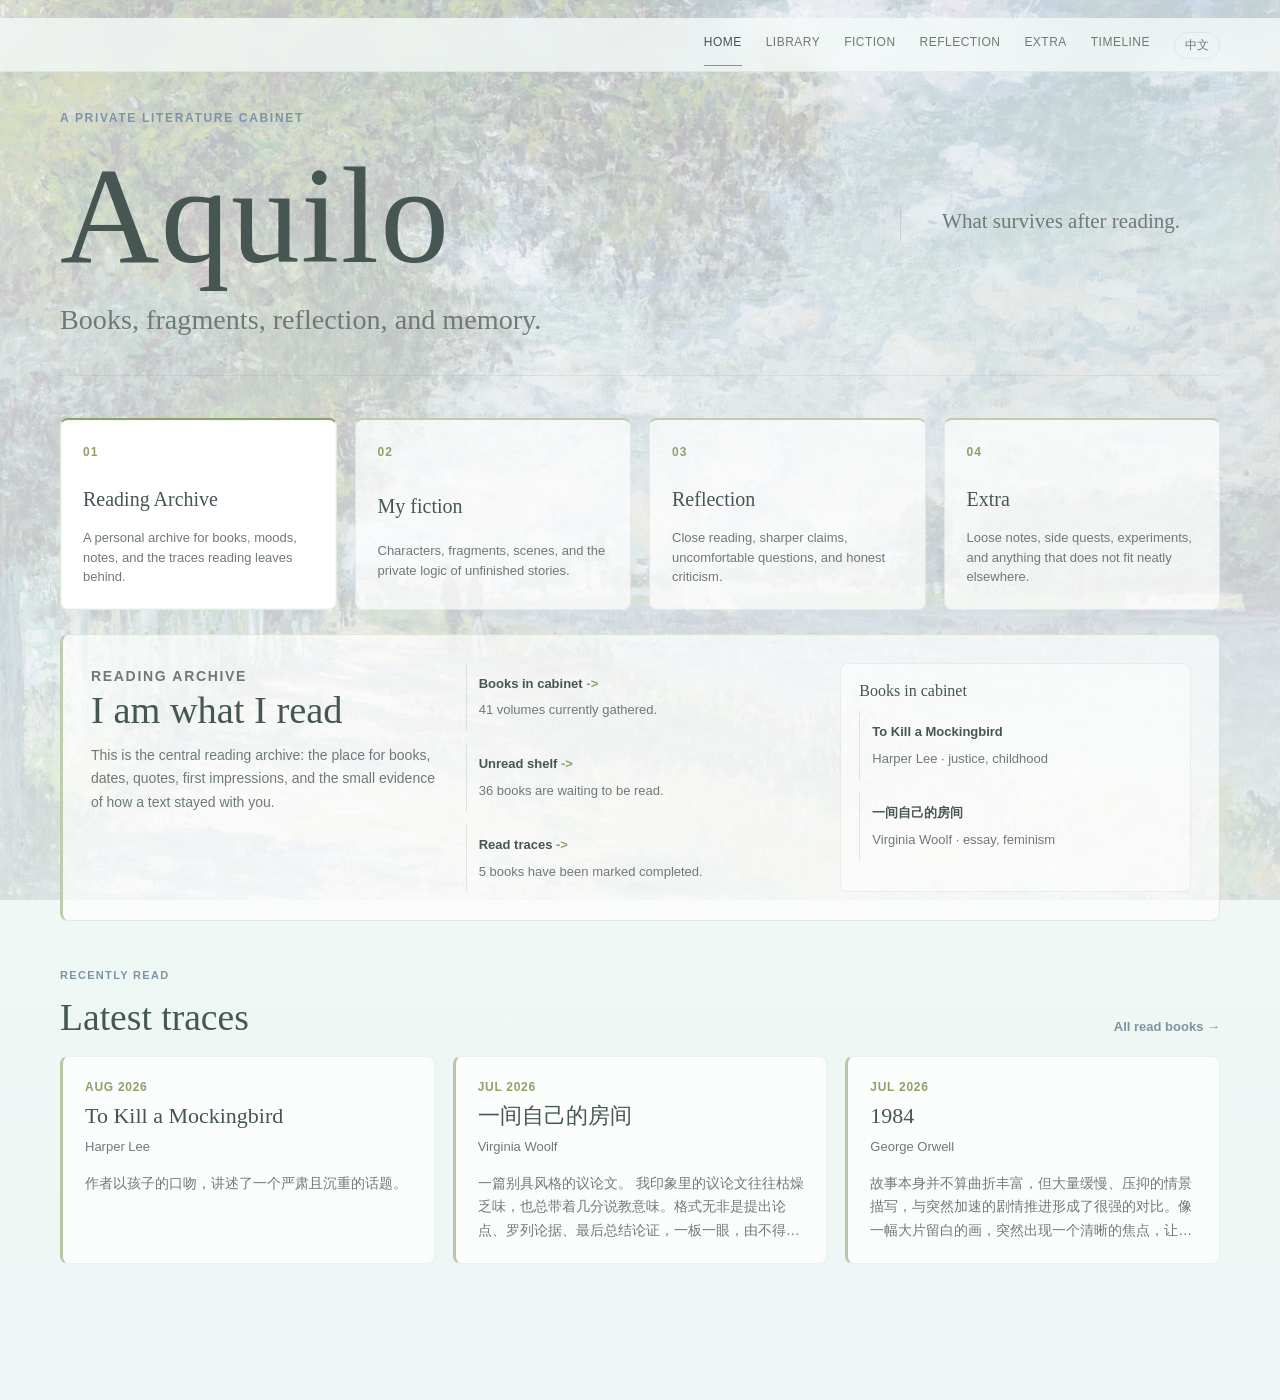
<file: index.html>
<!doctype html>
<html lang="en">
  <head>
    <meta charset="UTF-8" />
    <meta name="viewport" content="width=device-width, initial-scale=1.0" />
    <title>Aquilo - Literature Cabinet</title>
    <meta name="description" content="Aquilo — a private literature cabinet of books, reading notes, fiction and reflection." />
    <meta name="theme-color" content="#f5faf9" />
    <meta property="og:title" content="Aquilo" />
    <meta property="og:description" content="Books, fragments, reflection, and memory." />
    <link rel="icon" href="data:image/svg+xml,%3Csvg xmlns='http://www.w3.org/2000/svg' viewBox='0 0 64 64'%3E%3Crect width='64' height='64' rx='14' fill='%23eef6f5'/%3E%3Ctext x='32' y='46' font-family='Georgia,serif' font-size='40' text-anchor='middle' fill='%23465652'%3EA%3C/text%3E%3C/svg%3E" />
    <link rel="stylesheet" href="styles.css?v=2026-10-16" />
  </head>
  <body>
    <main class="page-shell">
      <!-- Navigation -->
      <nav class="site-nav">
        <div class="nav-links">
          <a href="#cabinet" class="nav-link is-active" data-section="cabinet" data-i18n="navHome">Home</a>
          <a href="#library" class="nav-link" data-section="library" data-i18n="navLibrary">Library</a>
          <a href="#fiction" class="nav-link" data-section="fiction" data-i18n="navFiction">Fiction</a>
          <a href="#critical" class="nav-link" data-section="critical" data-i18n="navCritical">Reflection</a>
          <a href="#extra" class="nav-link" data-section="extra" data-i18n="navExtra">Extra</a>
          <a href="#timeline" class="nav-link" data-section="timeline" data-i18n="navTimeline">Timeline</a>
          <button class="language-toggle" id="language-toggle" type="button" aria-pressed="false">中文</button>
        </div>
      </nav>

      <!-- ===== VIEW 1: Cabinet (Home) ===== -->
      <section class="section is-active" id="cabinet" data-section="cabinet" aria-label="Literature Cabinet">
        <header class="hero-header">
          <div class="brand-section">
            <p class="hero-kicker" data-i18n="heroKicker">A private literature cabinet</p>
            <h1 class="page-title">Aquilo</h1>
            <p class="hero-deck" data-i18n="heroDeck">Books, fragments, reflection, and memory.</p>
          </div>
          <p class="hero-tagline" data-i18n="heroTagline">What survives after reading.</p>
        </header>

        <!-- Core 4 Modules -->
        <section class="module-section" aria-labelledby="modules-heading">
          <h2 id="modules-heading" class="sr-only">Main Cabinet Modules</h2>
          <div class="module-grid" id="module-grid"></div>
          <article class="module-detail" id="module-detail" aria-live="polite" aria-label="Module details"></article>
        </section>

        <!-- Recently read -->
        <section class="recent-section" aria-labelledby="recent-heading" hidden>
          <div class="recent-head">
            <div>
              <p class="kicker" data-i18n="recentKicker">Recently read</p>
              <h2 id="recent-heading" data-i18n="recentHeading">Latest traces</h2>
            </div>
            <a href="#library" class="recent-all" id="recent-all" data-i18n="viewAllRead">All read books →</a>
          </div>
          <div class="recent-grid" id="recent-grid"></div>
        </section>
      </section>

      <!-- ===== VIEW 2: Fiction ===== -->
      <section class="section" id="fiction" data-section="fiction" aria-label="Fiction Workshop">
        <header class="view-header">
          <h1 data-i18n="fictionTitle">Fiction</h1>
          <p data-i18n="fictionSubtitle">Characters, scenes, fragments, and voice experiments</p>
        </header>

        <div class="fiction-grid">
          <article class="fiction-card">
            <p class="kicker" data-i18n="fictionCardOneKicker">Characters</p>
            <h2 data-i18n="fictionCardOneTitle">Character Notes</h2>
            <p data-i18n="fictionCardOneBody">Desire, contradiction, voice, backstory, and private history.</p>
          </article>
          <article class="fiction-card">
            <p class="kicker" data-i18n="fictionCardTwoKicker">Scenes</p>
            <h2 data-i18n="fictionCardTwoTitle">Scene Fragments</h2>
            <p data-i18n="fictionCardTwoBody">Place, sensory detail, conflict, and the emotional turn.</p>
          </article>
          <article class="fiction-card">
            <p class="kicker" data-i18n="fictionCardThreeKicker">Influence</p>
            <h2 data-i18n="fictionCardThreeTitle">Influence Trail</h2>
            <p data-i18n="fictionCardThreeBody">Books, motifs, structures, and sentences that shape a draft.</p>
          </article>
        </div>

        <section class="content-panel" aria-labelledby="writing-list-heading">
          <div class="section-intro">
            <p class="kicker" data-i18n="writingKicker">Your writing</p>
            <h2 id="writing-list-heading" data-i18n="writingHeading">Writing pieces</h2>
          </div>
          <div class="writing-list" id="writing-list"></div>
        </section>
      </section>

      <!-- ===== VIEW 3: Reflection ===== -->
      <section class="section" id="critical" data-section="critical" aria-label="Reflection">
        <header class="view-header">
          <h1 data-i18n="criticalPageTitle">Reflection</h1>
          <p data-i18n="criticalPageSubtitle">Close readings, essay seeds, evidence, and honest criticism</p>
        </header>

        <section class="content-panel" aria-labelledby="critical-list-heading">
          <div class="section-intro">
            <p class="kicker" data-i18n="criticalFormKicker">Reflection</p>
            <h2 id="critical-list-heading" data-i18n="criticalFormHeading">Critical notes</h2>
          </div>
          <div class="writing-list" id="critical-list"></div>
        </section>
      </section>

      <!-- ===== VIEW 4: Extra ===== -->
      <section class="section" id="extra" data-section="extra" aria-label="Extra Notes">
        <header class="view-header">
          <h1 data-i18n="extraPageTitle">Extra</h1>
          <p data-i18n="extraPageSubtitle">Loose notes, links, side quests, and experiments</p>
        </header>

        <section class="content-panel experiments-panel" aria-labelledby="experiments-heading">
          <div class="section-intro">
            <p class="kicker" data-i18n="experimentsKicker">Extra</p>
            <h2 id="experiments-heading" data-i18n="experimentsHeading">Experiment</h2>
            <p class="section-description" data-i18n="experimentsDescription">Book reviews told step by step.</p>
          </div>
          <div class="experiment-list" id="experiment-list"></div>
        </section>

        <section class="content-panel" aria-labelledby="extra-list-heading">
          <div class="section-intro">
            <p class="kicker" data-i18n="extraFormKicker">Extra</p>
            <h2 id="extra-list-heading" data-i18n="extraFormHeading">Extra posts</h2>
          </div>
          <div class="writing-list" id="extra-list"></div>
        </section>
      </section>

      <!-- ===== VIEW 5: Library ===== -->
      <section class="section" id="library" data-section="library" aria-label="Book Library">
        <header class="view-header">
          <h1 data-i18n="libraryTitle">Your Library</h1>
          <p data-i18n="librarySubtitle">All books, searchable and organized</p>
        </header>

        <div class="library-controls">
          <input 
            type="search" 
            id="book-search" 
            class="search-input" 
            placeholder="Search by title, author, or theme..."
            data-i18n-placeholder="searchPlaceholder"
            data-i18n-aria-label="searchPlaceholder"
            aria-label="Search books"
          />
          <div class="filter-tabs">
            <button class="filter-tab is-active" data-filter="all" aria-pressed="true" data-i18n="filterAll">All</button>
            <button class="filter-tab" data-filter="unread" aria-pressed="false" data-i18n="filterUnread">Unread</button>
            <button class="filter-tab" data-filter="completed" aria-pressed="false" data-i18n="filterCompleted">Completed</button>
            <button class="filter-tab" data-filter="reading" aria-pressed="false" data-i18n="filterReading">Reading</button>
          </div>
        </div>

        <div class="library-grid" id="library-grid">
          <div class="library-empty">
            <p data-i18n="libraryEmpty">No books yet. Start by adding your first book to the library.</p>
          </div>
        </div>

      </section>

      <!-- ===== VIEW 6: Timeline ===== -->
      <section class="section" id="timeline" data-section="timeline" aria-label="Reading Timeline">
        <header class="view-header">
          <h1 data-i18n="timelineTitle">Reading Timeline</h1>
          <p data-i18n="timelineSubtitle">What you read and when</p>
        </header>

        <div class="timeline-container" id="timeline-container">
          <div class="timeline-empty">
            <p data-i18n="timelineEmpty">No reading entries yet. Start recording your reading journey.</p>
          </div>
        </div>
      </section>

      <!-- ===== Modal: Book Detail ===== -->
      <dialog class="book-modal" id="book-modal" aria-labelledby="book-modal-title">
        <div class="modal-backdrop"></div>
        <div class="modal-content">
          <button class="modal-close" aria-label="Close" data-i18n-aria-label="closeModal">&times;</button>
          <header class="modal-head" id="book-modal-head"></header>
          <div class="book-detail-tabs">
            <nav class="book-tabs" aria-label="Book sections">
              <button class="book-tab is-active" data-tab="overview" data-i18n="tabOverview">Overview</button>
              <button class="book-tab" data-tab="author" data-i18n="tabAuthor">Author</button>
              <button class="book-tab" data-tab="context" data-i18n="tabContext">Context</button>
              <button class="book-tab" data-tab="themes" data-i18n="tabThemes">Themes</button>
              <button class="book-tab" data-tab="review" data-i18n="tabReview">Review</button>
            </nav>
          </div>
          <div class="book-panels" id="book-panels">
            <!-- Dynamically populated -->
          </div>
        </div>
      </dialog>
    </main>

    <script src="app.js?v=2026-10-16"></script>
  </body>
</html>
</file>
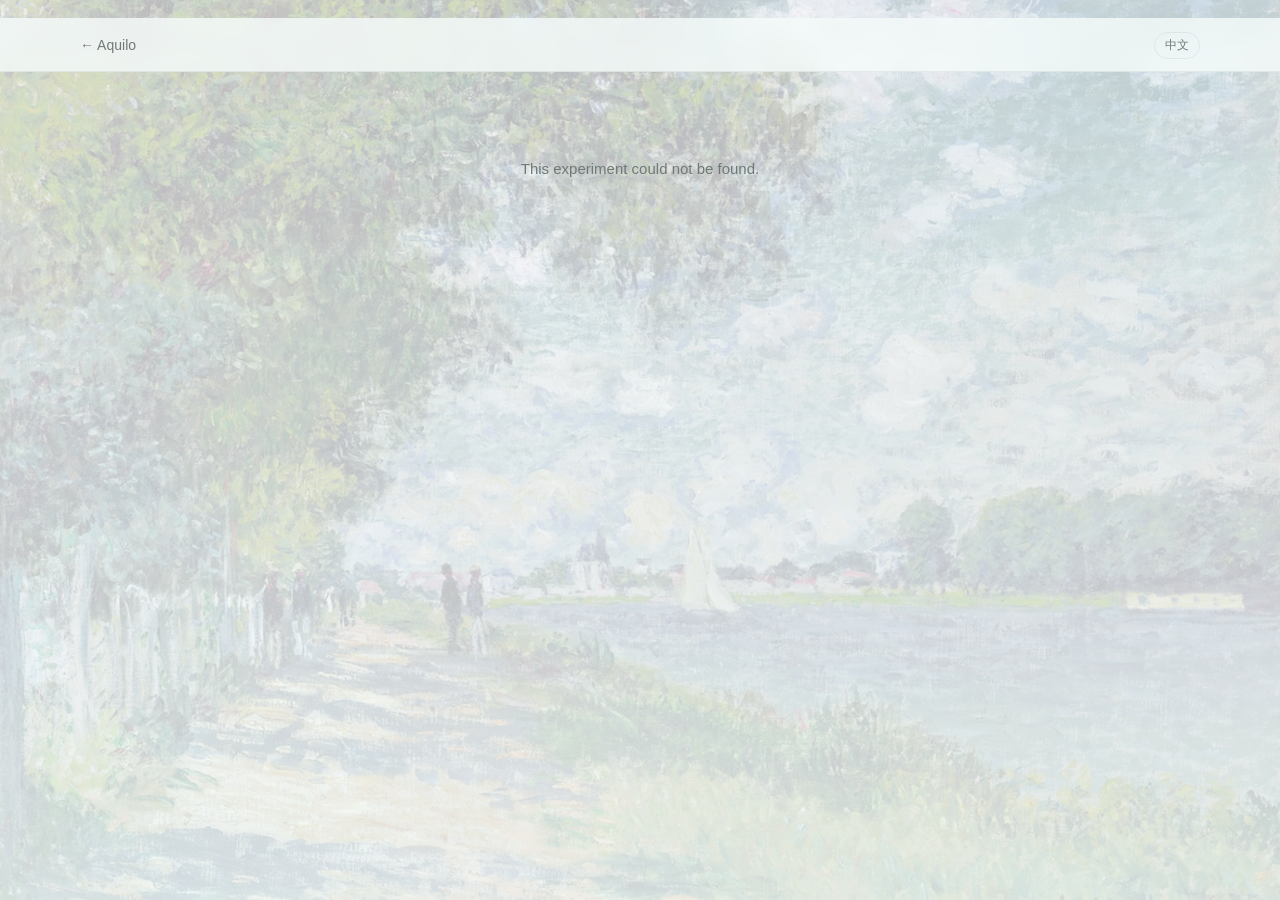
<file: experiment.html>
<!doctype html>
<html lang="en">
  <head>
    <meta charset="UTF-8" />
    <meta name="viewport" content="width=device-width, initial-scale=1.0" />
    <title>Aquilo - Experiment</title>
    <meta name="description" content="Aquilo — an interactive book review." />
    <meta name="theme-color" content="#f5faf9" />
    <link rel="icon" href="data:image/svg+xml,%3Csvg xmlns='http://www.w3.org/2000/svg' viewBox='0 0 64 64'%3E%3Crect width='64' height='64' rx='14' fill='%23eef6f5'/%3E%3Ctext x='32' y='46' font-family='Georgia,serif' font-size='40' text-anchor='middle' fill='%23465652'%3EA%3C/text%3E%3C/svg%3E" />
    <link rel="stylesheet" href="styles.css?v=2026-10-16" />
    <link rel="stylesheet" href="experiment.css?v=2026-10" />
  </head>
  <body class="experiment-page">
    <main class="page-shell experiment-shell">
      <nav class="experiment-nav">
        <a class="experiment-back" id="experiment-back" href="index.html#extra">← Aquilo</a>
        <button class="language-toggle" id="language-toggle" type="button" aria-pressed="false">中文</button>
      </nav>

      <div id="experiment-root" aria-live="polite"></div>
    </main>

    <div class="story-controls" id="story-controls" hidden>
      <div class="story-progress" aria-hidden="true"><span id="story-progress-bar"></span></div>
      <div class="story-controls-row">
        <div class="story-dots" id="story-dots"></div>
      </div>
    </div>

    <script src="experiment.js?v=2026-10"></script>
  </body>
</html>
</file>
<file: styles.css>
:root {
  /* Color System - river sky painting palette */
  --paper: #f5faf9;
  --paper-strong: #ffffff;
  --paper-soft: #eef6f5;
  --ink: #465652;
  --ink-soft: #6f7a76;
  --ink-faint: #95b0b6;
  --line: rgba(120, 134, 130, 0.12);
  --line-strong: rgba(120, 134, 130, 0.2);

  /* Accents */
  --blue-primary: #7c94a5;
  --blue-deep: #788682;
  --blue-light: #dce9eb;
  --blue-lighter: #f0f8f8;
  --teal: #9cccce;
  --green: #8fa069;
  --olive: #a7b77a;
  --rose: #dabfae;
  --brown: #788682;
  --section-accent: var(--green);
  --section-accent-soft: rgba(143, 160, 105, 0.08);
  --section-accent-line: rgba(143, 160, 105, 0.22);
  --garden-image: url("assets/monet-la-seine-argenteuil.jpg");
  --status-completed: #6f8f57;
  --status-reading: #b07d4f;
  --status-unread: #8b9894;

  /* Shadows */
  --shadow-sm: 0 1px 3px rgba(120, 134, 130, 0.035);
  --shadow-md: 0 8px 24px rgba(120, 134, 130, 0.06);
  --shadow-lg: 0 18px 50px rgba(120, 134, 130, 0.12);
  
  /* Typography */
  --font-display: "Iowan Old Style", "Palatino Linotype", "Book Antiqua", Georgia, serif;
  --font-body: "Avenir Next", "Inter", -apple-system, BlinkMacSystemFont, "Segoe UI", sans-serif;
  
  /* Spacing */
  --spacing-unit: 4px;
  --radius: 8px;
  
  /* Transitions */
  --transition-fast: 150ms cubic-bezier(0.4, 0, 0.2, 1);
  --transition-base: 200ms cubic-bezier(0.4, 0, 0.2, 1);
  --transition-slow: 300ms cubic-bezier(0.4, 0, 0.2, 1);
  
  color-scheme: light;
}

* {
  box-sizing: border-box;
}

html {
  scroll-behavior: smooth;
}

body {
  margin: 0;
  padding: 0;
  font-family: var(--font-body);
  font-size: 16px;
  line-height: 1.68;
  color: var(--ink);
  background:
    radial-gradient(circle at top left, rgba(255, 255, 255, 0.98), transparent 34rem),
    radial-gradient(circle at 92% 12%, rgba(156, 204, 206, 0.2), transparent 24rem),
    linear-gradient(180deg, var(--paper) 0%, #edf6f4 100%);
  min-height: 100vh;
  overflow-x: clip;
}

body::before {
  content: "";
  position: fixed;
  inset: 0;
  z-index: -1;
  pointer-events: none;
  background-image:
    linear-gradient(rgba(247, 250, 249, 0.46), rgba(247, 250, 249, 0.7)),
    var(--garden-image);
  background-size: cover;
  background-position: center;
  opacity: 0.52;
  filter: saturate(1.1) blur(0.06px);
}

/* ===== Typography ===== */
h1, h2, h3, h4, h5, h6 {
  margin: 0;
  font-family: var(--font-display);
  font-weight: 400;
  letter-spacing: 0;
  line-height: 1.1;
}

p {
  margin: 0;
}

a {
  color: var(--blue-primary);
  text-decoration: none;
  transition: color var(--transition-base);
}

a:hover {
  color: var(--ink);
}

button {
  font: inherit;
  border: none;
  background: none;
  cursor: pointer;
  padding: 0;
}

:focus-visible {
  outline: 2px solid rgba(156, 204, 206, 0.46);
  outline-offset: 3px;
}

/* ===== Layout ===== */
.page-shell {
  width: min(1160px, 100% - 48px);
  margin: 0 auto;
  padding: 18px 0 72px;
}

.sr-only {
  position: absolute;
  width: 1px;
  height: 1px;
  padding: 0;
  margin: -1px;
  overflow: hidden;
  clip: rect(0, 0, 0, 0);
  white-space: nowrap;
  border-width: 0;
}

/* ===== Navigation ===== */
.site-nav {
  position: sticky;
  top: 0;
  z-index: 50;
  display: flex;
  align-items: center;
  justify-content: flex-end;
  gap: 24px;
  margin-bottom: 36px;
  margin-left: calc(50% - 50vw);
  margin-right: calc(50% - 50vw);
  padding: 14px calc(50vw - 50%) 12px;
  background: rgba(245, 250, 249, 0.78);
  -webkit-backdrop-filter: blur(10px);
  backdrop-filter: blur(10px);
  border-bottom: 1px solid var(--line);
  animation: fadeInDown 500ms var(--transition-base);
}

@keyframes fadeInDown {
  from {
    opacity: 0;
    transform: translateY(-12px);
  }
  to {
    opacity: 1;
    transform: translateY(0);
  }
}

.nav-links {
  display: flex;
  flex-wrap: wrap;
  justify-content: flex-end;
  gap: 24px;
}

.nav-link {
  position: relative;
  font-size: 12px;
  font-weight: 500;
  letter-spacing: 0.04em;
  text-transform: uppercase;
  color: var(--ink-soft);
  transition: color var(--transition-base);
}

.nav-link::after {
  content: '';
  position: absolute;
  bottom: -7px;
  left: 0;
  right: 0;
  height: 1px;
  background: var(--blue-primary);
  transform: scaleX(0);
  transform-origin: left;
  transition: transform var(--transition-base);
}

.nav-link:hover,
.nav-link.is-active {
  color: var(--ink);
}

.nav-link.is-active::after {
  transform: scaleX(1);
}

.language-toggle {
  padding: 4px 10px;
  border: 1px solid var(--line);
  border-radius: 999px;
  color: var(--ink-soft);
  font-size: 12px;
  line-height: 1.4;
  transition: all var(--transition-base);
}

.language-toggle:hover {
  border-color: var(--line-strong);
  color: var(--ink);
  background: var(--blue-lighter);
}

/* ===== Hero Header ===== */
.hero-header {
  display: grid;
  grid-template-columns: minmax(0, 1fr) minmax(180px, 320px);
  align-items: center;
  gap: 56px;
  margin-bottom: 42px;
  padding-bottom: 36px;
  border-bottom: 1px solid var(--line);
  animation: fadeInUp 600ms var(--transition-base) 100ms both;
}

@keyframes fadeInUp {
  from {
    opacity: 0;
    transform: translateY(12px);
  }
  to {
    opacity: 1;
    transform: translateY(0);
  }
}

.brand-section {
  margin-bottom: 0;
}

.hero-kicker {
  margin-bottom: 12px;
  color: var(--blue-primary);
  font-size: 12px;
  font-weight: 600;
  letter-spacing: 0.14em;
  text-transform: uppercase;
}

.kicker {
  display: inline-block;
  margin: 0 0 12px 0;
  color: var(--blue-primary);
  font-size: 11px;
  font-weight: 600;
  letter-spacing: 0.12em;
  text-transform: uppercase;
}

.page-title {
  font-size: clamp(4.4rem, 11vw, 8.6rem);
  margin-bottom: 10px;
  color: var(--ink);
  letter-spacing: 0.01em;
}

.hero-deck {
  max-width: 580px;
  color: var(--ink-soft);
  font-family: var(--font-display);
  font-size: clamp(1.28rem, 2.2vw, 1.8rem);
  line-height: 1.35;
}

.hero-tagline {
  max-width: 280px;
  padding: 0 0 4px 24px;
  border-left: 1px solid var(--line-strong);
  font-family: var(--font-display);
  font-size: 21px;
  font-weight: 300;
  color: var(--ink-soft);
  line-height: 1.45;
  text-align: right;
}

.page-subtitle {
  font-size: 16px;
  color: var(--ink-soft);
}

/* ===== Sections ===== */
.section {
  display: none;
  opacity: 0;
  animation: fadeIn var(--transition-slow);
}

.section.is-active {
  display: block;
  opacity: 1;
}

@keyframes fadeIn {
  from { opacity: 0; }
  to { opacity: 1; }
}

.view-header {
  margin-bottom: 40px;
  max-width: 780px;
}

.view-header h1 {
  font-size: clamp(3rem, 7vw, 5rem);
  margin-bottom: 12px;
}

.view-header p {
  color: var(--ink-soft);
  font-size: 16px;
}

/* ===== Module Section ===== */
.module-section {
  --section-accent: var(--green);
  --section-accent-soft: rgba(143, 160, 105, 0.08);
  --section-accent-line: rgba(143, 160, 105, 0.22);
  margin-bottom: 64px;
}

.module-grid {
  display: grid;
  grid-template-columns: repeat(auto-fit, minmax(240px, 1fr));
  gap: 18px;
  margin-bottom: 24px;
}

.module-card {
  display: grid;
  gap: 11px;
  padding: 22px;
  border: 1px solid var(--line);
  border-top: 2px solid color-mix(in srgb, var(--section-accent) 55%, white);
  border-radius: var(--radius);
  background: rgba(255, 255, 255, 0.7);
  cursor: pointer;
  text-align: left;
  transition: all var(--transition-base);
  animation: fadeInUp 600ms var(--transition-base) calc(200ms + var(--card-delay, 0ms)) both;
}

@property --card-delay {
  syntax: '<time>';
  initial-value: 0ms;
  inherits: false;
}

.module-card:hover {
  border-color: var(--section-accent-line);
  background: rgba(255, 255, 255, 0.9);
  transform: translateY(-1px);
  box-shadow: var(--shadow-sm);
}

.module-card.is-selected {
  border-color: var(--section-accent-line);
  border-top-color: var(--section-accent);
  background: var(--paper-strong);
  box-shadow: inset 0 0 0 1px var(--section-accent-soft);
}

.module-number {
  font-size: 12px;
  font-weight: 600;
  letter-spacing: 0.1em;
  color: var(--section-accent);
  margin-bottom: 10px;
}

.module-card strong {
  font-family: var(--font-display);
  font-size: 20px;
  font-weight: 400;
  color: var(--ink);
}

.module-card span:last-child {
  font-size: 13px;
  color: var(--ink-soft);
  line-height: 1.5;
}

.module-detail {
  display: grid;
  grid-template-columns: repeat(auto-fit, minmax(300px, 1fr));
  gap: 24px;
  padding: 28px;
  border: 1px solid var(--section-accent-line);
  border-left: 3px solid color-mix(in srgb, var(--section-accent) 55%, white);
  border-radius: var(--radius);
  background: rgba(255, 255, 255, 0.66);
  animation: fadeIn var(--transition-slow);
}

.module-detail h2 {
  font-size: clamp(1.8rem, 3vw, 2.45rem);
  margin-bottom: 12px;
}

.module-detail h3 {
  font-size: 16px;
  margin-bottom: 12px;
  color: var(--ink);
}

.module-detail p {
  font-size: 14px;
  color: var(--ink-soft);
  line-height: 1.7;
  margin-bottom: 0;
}

.detail-list {
  display: grid;
  gap: 12px;
  margin: 0;
  padding: 0;
  list-style: none;
}

.detail-list li {
  display: grid;
  gap: 6px;
  padding: 10px 0 10px 12px;
  border-left: 1px solid var(--line-strong);
  background: transparent;
  border-radius: 0;
  transition: all var(--transition-base);
}

.detail-list li:hover {
  border-left-color: var(--section-accent);
}

.detail-list li.is-link {
  cursor: pointer;
}

.detail-list li.is-link:hover,
.detail-list li.is-link:focus-visible {
  border-left-color: var(--section-accent);
  background: var(--section-accent-soft);
  outline: none;
}

.detail-list li.is-link strong::after {
  content: " ->";
  color: var(--section-accent);
  font-weight: 600;
}

.detail-list strong {
  font-size: 13px;
  font-weight: 600;
  color: var(--ink);
}

.detail-list span {
  font-size: 13px;
  color: var(--ink-soft);
  line-height: 1.6;
}

.sample-panel {
  padding: 18px;
  border: 1px solid var(--line);
  border-radius: var(--radius);
  background: rgba(255, 255, 255, 0.48);
}

.sample-panel h3 {
  margin-bottom: 12px;
}

.module-action-panel {
  display: grid;
  gap: 16px;
  padding: 18px;
  border: 1px solid var(--section-accent-line);
  border-radius: var(--radius);
  background: rgba(255, 255, 255, 0.56);
}

.module-action-panel .section-intro {
  margin-bottom: 0;
}

.module-action-panel .section-intro h3 {
  font-size: 20px;
}

.content-list {
  display: grid;
  gap: 10px;
}

.content-mini-card {
  display: grid;
  gap: 7px;
  padding: 13px;
  border: 1px solid var(--section-accent-line);
  border-radius: var(--radius);
  background: rgba(255, 255, 255, 0.72);
}

.content-mini-card h3 {
  font-size: 17px;
}

.content-mini-card p:last-of-type {
  color: var(--ink-soft);
  font-size: 13px;
  line-height: 1.55;
}

.compact-empty {
  padding: 24px 14px;
}

.section-intro {
  margin-bottom: 22px;
  max-width: 720px;
}

.section-intro h2 {
  font-size: clamp(1.75rem, 3vw, 2.35rem);
  margin-bottom: 10px;
}

.section-description {
  font-size: 15px;
  color: var(--ink-soft);
  line-height: 1.7;
}

/* ===== Fiction View ===== */
#fiction {
  --section-accent: var(--olive);
  --section-accent-soft: rgba(167, 183, 122, 0.08);
  --section-accent-line: rgba(167, 183, 122, 0.22);
}

.fiction-grid {
  display: grid;
  grid-template-columns: repeat(auto-fit, minmax(240px, 1fr));
  gap: 14px;
}

.fiction-card {
  display: grid;
  gap: 10px;
  padding: 22px;
  border: 1px solid var(--section-accent-line);
  border-top: 2px solid color-mix(in srgb, var(--section-accent) 55%, white);
  border-radius: var(--radius);
  background: rgba(255, 255, 255, 0.82);
}

.fiction-card h2 {
  font-size: 22px;
}

.fiction-card p:last-child {
  color: var(--ink-soft);
  font-size: 14px;
  line-height: 1.6;
}

.content-panel {
  margin-top: 28px;
  padding: 22px;
  border: 1px solid var(--section-accent-line);
  border-left: 3px solid color-mix(in srgb, var(--section-accent) 55%, white);
  border-radius: var(--radius);
  background: rgba(255, 255, 255, 0.78);
}

.writing-list {
  display: grid;
  gap: 12px;
  margin-top: 18px;
}

.writing-card {
  display: grid;
  gap: 8px;
  padding: 16px;
  border: 1px solid var(--section-accent-line);
  border-radius: var(--radius);
  background: rgba(255, 255, 255, 0.78);
}

.writing-card h3 {
  font-size: 20px;
}

.writing-meta {
  color: var(--section-accent);
  font-size: 12px;
  font-weight: 600;
  letter-spacing: 0.08em;
  text-transform: uppercase;
}

.writing-body {
  max-height: 220px;
  overflow: auto;
  white-space: pre-wrap;
  color: var(--ink-soft);
  font-size: 14px;
  line-height: 1.7;
}

/* ===== Library View ===== */
#library {
  --section-accent: var(--teal);
  --section-accent-soft: rgba(156, 204, 206, 0.1);
  --section-accent-line: rgba(156, 204, 206, 0.24);
}

.library-controls {
  display: flex;
  flex-direction: column;
  gap: 16px;
  margin-bottom: 28px;
}

.search-input {
  padding: 13px 16px;
  border: 1px solid var(--section-accent-line);
  border-radius: var(--radius);
  background: rgba(255, 255, 255, 0.84);
  color: var(--ink);
  font-size: 15px;
  transition: all var(--transition-base);
}

.search-input:focus {
  outline: none;
  border-color: var(--section-accent);
  box-shadow: 0 0 0 3px var(--section-accent-soft);
}

.search-input::placeholder {
  color: var(--ink-soft);
}

.filter-tabs {
  display: flex;
  gap: 8px;
  flex-wrap: wrap;
}

.filter-tab {
  padding: 8px 16px;
  border: 1px solid var(--line);
  border-radius: 999px;
  background: rgba(255, 255, 255, 0.78);
  color: var(--ink-soft);
  font-size: 13px;
  font-weight: 500;
  transition: all var(--transition-base);
}

.filter-tab:hover {
  border-color: var(--line-strong);
  color: var(--ink);
}

.filter-tab.is-active {
  border-color: var(--section-accent);
  background: var(--section-accent-soft);
  color: var(--ink);
}

.library-grid {
  display: grid;
  grid-template-columns: repeat(auto-fill, minmax(250px, 1fr));
  gap: 18px;
}

.book-card {
  display: grid;
  grid-template-columns: 52px minmax(0, 1fr);
  align-content: start;
  column-gap: 16px;
  row-gap: 12px;
  padding: 18px 18px 16px;
  border: 1px solid var(--section-accent-line);
  border-radius: var(--radius);
  background:
    linear-gradient(180deg, rgba(255, 255, 255, 0.78), rgba(255, 255, 255, 0.58));
  cursor: pointer;
  transition: all var(--transition-base);
}

.book-card:hover {
  border-color: var(--section-accent);
  box-shadow: var(--shadow-sm);
  transform: translateY(-1px);
}

.book-card:focus-visible {
  outline: 2px solid var(--section-accent);
  outline-offset: 3px;
}

.book-cover {
  width: 52px;
  height: 70px;
  border: 1px solid color-mix(in srgb, var(--cover-tone, var(--blue-primary)) 30%, transparent);
  border-left: 4px solid color-mix(in srgb, var(--cover-tone, var(--blue-primary)) 70%, white);
  border-radius: 3px 6px 6px 3px;
  background: color-mix(in srgb, var(--cover-tone, var(--blue-primary)) 10%, white);
  display: flex;
  align-items: center;
  justify-content: center;
  font-family: var(--font-display);
  font-size: 28px;
  color: var(--cover-tone, var(--blue-primary));
}

.book-info {
  display: grid;
  gap: 6px;
}

.book-title {
  font-family: var(--font-display);
  font-size: 21px;
  font-weight: 500;
  color: var(--ink);
  line-height: 1.2;
}

.book-author {
  font-size: 13px;
  color: var(--ink-soft);
}

.book-meta {
  font-size: 12px;
  color: var(--ink-soft);
}

.book-note {
  margin-top: 4px;
  color: var(--ink-soft);
  font-size: 13px;
  line-height: 1.55;
}

.book-review-preview {
  grid-column: 1 / -1;
  display: grid;
  gap: 6px;
  margin-top: 2px;
  padding-top: 12px;
  border-top: 1px solid var(--section-accent-line);
}

.book-review-preview span {
  font-size: 11px;
  font-weight: 600;
  color: var(--blue-primary);
  text-transform: uppercase;
  letter-spacing: 0.04em;
}

.book-review-preview p {
  margin: 0;
  color: var(--ink-soft);
  font-size: 13px;
  line-height: 1.55;
  display: -webkit-box;
  overflow: hidden;
  -webkit-box-orient: vertical;
  -webkit-line-clamp: 3;
}

.book-review-link {
  justify-self: start;
  padding: 0;
  border: 0;
  background: transparent;
  color: var(--blue-primary);
  font-size: 13px;
  font-weight: 600;
  text-decoration: underline;
  text-underline-offset: 3px;
}

.book-review-link:hover,
.book-review-link:focus-visible {
  color: var(--ink);
}

.is-hidden {
  display: none !important;
}

.library-empty {
  grid-column: 1 / -1;
  text-align: center;
  padding: 60px 20px;
  color: var(--ink-soft);
}

.library-empty p {
  margin: 0;
  font-size: 15px;
}

/* ===== Timeline View ===== */
#timeline {
  --section-accent: var(--brown);
  --section-accent-soft: rgba(120, 134, 130, 0.08);
  --section-accent-line: rgba(120, 134, 130, 0.22);
}

.timeline-container {
  display: grid;
  gap: 0;
  position: relative;
  padding: 18px 0;
}

.timeline-container::before {
  content: "";
  position: absolute;
  top: 24px;
  bottom: 24px;
  left: 50%;
  transform: translateX(-50%);
  width: 1px;
  background: var(--section-accent-line);
}

.timeline-month {
  position: relative;
  display: grid;
  grid-template-columns: minmax(0, 1fr) 112px minmax(0, 1fr);
  gap: 18px;
  align-items: start;
  padding: 10px 0 28px;
}

.timeline-marker {
  grid-column: 2;
  position: relative;
  z-index: 1;
  display: grid;
  justify-items: center;
  gap: 8px;
}

.timeline-marker time {
  padding: 4px 9px;
  border: 1px solid var(--section-accent-line);
  border-radius: 999px;
  background: var(--paper);
  color: var(--section-accent);
  font-size: 12px;
  font-weight: 600;
  white-space: nowrap;
}

.timeline-node {
  width: 10px;
  height: 10px;
  border: 2px solid var(--paper);
  border-radius: 50%;
  background: var(--section-accent);
  box-shadow: 0 0 0 1px var(--section-accent-line);
}

.timeline-month-content {
  display: grid;
  gap: 7px;
  padding-top: 1px;
}

.timeline-month.is-right .timeline-month-content {
  grid-column: 3;
}

.timeline-month.is-right .timeline-item {
  justify-self: start;
}

.timeline-month.is-left .timeline-month-content {
  grid-column: 1;
}

.timeline-month.is-left .timeline-item {
  justify-self: end;
  text-align: right;
}

.timeline-month.is-left .timeline-label {
  order: 2;
}

.timeline-month.is-left .timeline-text {
  order: 1;
}

.timeline-item {
  --entry-accent: var(--section-accent);
  display: grid;
  grid-template-columns: auto 1fr;
  gap: 9px;
  align-items: baseline;
  width: fit-content;
  max-width: 100%;
  padding: 3px 0;
  border: 0;
  border-radius: 0;
  background: transparent;
  color: inherit;
  text-align: left;
  transition: all var(--transition-base);
}

.timeline-item:hover {
  transform: translateX(2px);
}

.timeline-item-writing {
  --entry-accent: var(--rose);
}

.timeline-item-critical {
  --entry-accent: var(--green);
}

.timeline-item-extra {
  --entry-accent: var(--olive);
}

.timeline-item-book {
  --entry-accent: var(--blue-primary);
}

.timeline-label {
  font-size: 11px;
  font-weight: 600;
  color: var(--entry-accent);
  text-transform: uppercase;
  letter-spacing: 0.04em;
}

.timeline-item strong {
  font-size: 16px;
  font-weight: 500;
  color: var(--ink);
}

.timeline-empty {
  grid-column: 1 / -1;
  text-align: center;
  padding: 60px 20px;
  color: var(--ink-soft);
}

.timeline-empty p {
  margin: 0;
  font-size: 15px;
}

/* ===== Modal: Book Detail ===== */
.book-modal {
  display: none;
  position: fixed;
  inset: 0;
  padding: 20px;
  border: 0;
  background: transparent;
  z-index: 1000;
}

.book-modal[open] {
  display: grid;
  animation: fadeIn var(--transition-slow);
}

.modal-backdrop {
  position: fixed;
  inset: 0;
  background: rgba(120, 134, 130, 0.24);
  backdrop-filter: blur(5px);
  z-index: -1;
  animation: fadeIn var(--transition-slow);
}

.modal-content {
  position: relative;
  width: 100%;
  max-width: 800px;
  max-height: 90vh;
  margin: auto;
  border: 1px solid var(--line-strong);
  border-radius: var(--radius);
  background: var(--paper-strong);
  box-shadow: 0 22px 54px rgba(120, 134, 130, 0.16);
  overflow-y: auto;
  animation: slideUp var(--transition-slow);
}

@keyframes slideUp {
  from {
    opacity: 0;
    transform: translateY(24px);
  }
  to {
    opacity: 1;
    transform: translateY(0);
  }
}

.modal-close {
  position: absolute;
  top: 16px;
  right: 16px;
  width: 32px;
  height: 32px;
  display: flex;
  align-items: center;
  justify-content: center;
  border-radius: 50%;
  border: 1px solid var(--line);
  background: var(--paper);
  color: var(--ink);
  font-size: 24px;
  z-index: 10;
  transition: all var(--transition-base);
  cursor: pointer;
}

.modal-close:hover {
  border-color: var(--blue-primary);
  background: var(--blue-lighter);
  color: var(--ink);
}

.book-detail-tabs {
  padding: 20px 68px 20px 20px;
  border-bottom: 1px solid var(--line);
}

.book-tabs {
  display: flex;
  gap: 16px;
  border-bottom: 1px solid var(--line);
  margin-bottom: -1px;
  overflow-x: auto;
  -webkit-overflow-scrolling: touch;
}

.book-tab {
  padding: 12px 16px;
  border-bottom: 1px solid transparent;
  color: var(--ink-soft);
  font-size: 14px;
  font-weight: 500;
  transition: all var(--transition-base);
  white-space: nowrap;
}

.book-tab:hover {
  color: var(--ink);
}

.book-tab.is-active {
  color: var(--blue-primary);
  border-bottom-color: var(--blue-primary);
}

.book-panels {
  padding: 28px;
}

.book-panel {
  display: none;
}

.book-panel.is-active {
  display: block;
  animation: fadeIn var(--transition-base);
}

.book-panel h3 {
  font-size: 18px;
  margin-bottom: 16px;
}

.book-section {
  margin-bottom: 24px;
}

.book-section h4 {
  font-family: var(--font-body);
  font-size: 12px;
  font-weight: 600;
  color: var(--blue-primary);
  text-transform: uppercase;
  letter-spacing: 0.05em;
  margin-bottom: 8px;
}

.book-section p {
  font-size: 14px;
  color: var(--ink-soft);
  line-height: 1.7;
  margin-bottom: 12px;
  white-space: pre-line;
}

.book-section .quote-text {
  white-space: pre-wrap;
}

.tag-list {
  display: flex;
  flex-wrap: wrap;
  gap: 8px;
  margin-top: 12px;
}

.tag {
  padding: 4px 10px;
  border: 1px solid var(--line);
  border-radius: 999px;
  background: var(--paper);
  color: var(--ink-soft);
  font-size: 12px;
  transition: all var(--transition-base);
}

.tag:hover {
  border-color: var(--line-strong);
  background: var(--paper-strong);
}

/* ===== Responsive ===== */
@media (max-width: 768px) {
  .page-shell {
    padding: 12px 0 36px;
    width: 100%;
    padding-left: 16px;
    padding-right: 16px;
  }

  .site-nav {
    align-items: flex-start;
    flex-direction: column;
    margin-bottom: 24px;
    gap: 12px;
  }

  .nav-links {
    width: 100%;
    justify-content: flex-start;
    gap: 12px;
    font-size: 12px;
  }

  .hero-header {
    grid-template-columns: 1fr;
    gap: 18px;
    margin-bottom: 30px;
    padding-bottom: 24px;
  }

  .page-title {
    font-size: 4.1rem;
  }

  .hero-tagline {
    max-width: none;
    padding-left: 16px;
    font-size: 18px;
  }

  .module-grid {
    grid-template-columns: 1fr;
  }

  .module-detail {
    grid-template-columns: 1fr;
  }

  .modal-content {
    max-width: 90vw;
    max-height: 85vh;
  }

  .book-tabs {
    gap: 8px;
  }

  .book-tab {
    padding: 10px 10px;
    font-size: 13px;
  }

  .library-grid {
    grid-template-columns: repeat(auto-fill, minmax(160px, 1fr));
  }

  .filter-tabs {
    flex-wrap: wrap;
  }

  .timeline-container {
    padding: 12px 0;
  }

  .timeline-container::before {
    left: 56px;
  }

  .timeline-month {
    grid-template-columns: 82px minmax(0, 1fr);
    gap: 14px;
    padding-bottom: 24px;
  }

  .timeline-marker {
    grid-column: 1;
  }

  .timeline-month.is-left .timeline-month-content,
  .timeline-month.is-right .timeline-month-content,
  .timeline-month-content {
    grid-column: 2;
  }

  .timeline-month.is-left .timeline-item {
    justify-self: stretch;
    text-align: left;
  }

  .timeline-month.is-left .timeline-label,
  .timeline-month.is-left .timeline-text {
    order: initial;
  }

  .timeline-item {
    grid-template-columns: 1fr;
    gap: 2px;
    width: 100%;
  }
}

@media (prefers-reduced-motion: reduce) {
  * {
    animation-duration: 1ms !important;
    animation-iteration-count: 1 !important;
    transition-duration: 1ms !important;
  }
}

/* ===== 2026-10 refinements ===== */

[hidden] {
  display: none !important;
}

/* Status badges */
.book-status-row {
  display: flex;
  flex-wrap: wrap;
  align-items: center;
  gap: 8px;
  margin-bottom: 2px;
}

.status-badge {
  --badge: var(--status-unread);
  display: inline-flex;
  align-items: center;
  gap: 5px;
  padding: 1px 8px;
  border: 1px solid color-mix(in srgb, var(--badge) 35%, transparent);
  border-radius: 999px;
  background: color-mix(in srgb, var(--badge) 9%, white);
  color: var(--badge);
  font-size: 11px;
  font-weight: 600;
  letter-spacing: 0.04em;
  text-transform: uppercase;
}

.status-badge::before {
  content: "";
  width: 6px;
  height: 6px;
  border-radius: 50%;
  background: currentColor;
}

.status-badge.is-completed { --badge: var(--status-completed); }
.status-badge.is-reading { --badge: var(--status-reading); }

.book-read-date {
  color: var(--ink-soft);
  font-size: 12px;
}

.book-card.is-unread .book-title {
  font-size: 19px;
}

.book-card.is-completed {
  background: linear-gradient(180deg, rgba(255, 255, 255, 0.9), rgba(255, 255, 255, 0.7));
}

.filter-count {
  margin-left: 4px;
  color: var(--ink-faint);
  font-size: 12px;
  font-variant-numeric: tabular-nums;
}

.filter-tab.is-active .filter-count {
  color: var(--ink-soft);
}

/* Home: recently read */
.recent-section {
  margin: -24px 0 64px;
}

.recent-head {
  display: flex;
  align-items: end;
  justify-content: space-between;
  gap: 16px;
  margin-bottom: 18px;
}

.recent-head h2 {
  font-size: clamp(1.75rem, 3vw, 2.35rem);
}

.recent-all {
  font-size: 13px;
  font-weight: 600;
  white-space: nowrap;
}

.recent-grid {
  display: grid;
  grid-template-columns: repeat(auto-fit, minmax(240px, 1fr));
  gap: 18px;
}

.recent-card {
  display: grid;
  align-content: start;
  gap: 6px;
  padding: 20px 22px;
  border: 1px solid var(--line);
  border-left: 3px solid color-mix(in srgb, var(--green) 60%, white);
  border-radius: var(--radius);
  background: rgba(255, 255, 255, 0.78);
  text-align: left;
  transition: all var(--transition-base);
}

.recent-card:hover,
.recent-card:focus-visible {
  background: var(--paper-strong);
  border-left-color: var(--green);
  box-shadow: var(--shadow-md);
  transform: translateY(-1px);
}

.recent-date {
  color: var(--green);
  font-size: 12px;
  font-weight: 600;
  letter-spacing: 0.06em;
  text-transform: uppercase;
}

.recent-title {
  font-family: var(--font-display);
  font-size: 22px;
  font-weight: 400;
  line-height: 1.2;
  color: var(--ink);
}

.recent-author {
  color: var(--ink-soft);
  font-size: 13px;
}

.recent-excerpt {
  margin-top: 8px;
  color: var(--ink-soft);
  font-size: 14px;
  line-height: 1.7;
  display: -webkit-box;
  overflow: hidden;
  -webkit-box-orient: vertical;
  -webkit-line-clamp: 3;
}

/* Book modal */
.modal-head {
  padding: 28px 68px 4px 28px;
}

.modal-kicker {
  display: flex;
  flex-wrap: wrap;
  align-items: center;
  gap: 10px;
  margin-bottom: 12px;
  color: var(--ink-soft);
  font-size: 12px;
}

.modal-head h2 {
  font-size: clamp(1.9rem, 4vw, 2.6rem);
  line-height: 1.15;
  color: var(--ink);
}

.modal-byline {
  margin-top: 6px;
  color: var(--ink-soft);
  font-size: 15px;
}

.book-detail-tabs {
  padding: 8px 28px 0;
  border-bottom: 0;
}

.book-tab {
  padding: 10px 2px;
  margin-right: 10px;
}

.book-panels {
  padding: 24px 28px 32px;
}

.book-section p {
  font-size: 15px;
}

.review-body p {
  margin-bottom: 0.9em;
  color: var(--ink);
  font-size: 16px;
  line-height: 1.9;
  white-space: normal;
}

.quote-text {
  margin: 0 0 14px;
  padding: 4px 0 4px 16px;
  border-left: 2px solid var(--rose);
  color: var(--ink);
  font-family: var(--font-display);
  font-size: 17px;
  font-style: italic;
  line-height: 1.6;
  white-space: pre-wrap;
}

/* Chinese quotes: Heiti, upright (serif italics slant Chinese characters) */
.quote-text.is-chinese {
  font-family: "PingFang SC", "Hiragino Sans GB", "Heiti SC", "Microsoft YaHei", "Noto Sans SC", "Source Han Sans SC", sans-serif;
  font-size: 16px;
  font-style: normal;
  line-height: 1.8;
}

.overview-review {
  padding-top: 18px;
  border-top: 1px solid var(--line);
}

.panel-empty {
  color: var(--ink-faint);
  font-style: italic;
}

/* Timeline */
.timeline-text {
  display: grid;
  gap: 1px;
}

.timeline-sub {
  color: var(--ink-soft);
  font-size: 12px;
}

.timeline-item:hover strong {
  color: var(--blue-primary);
}

@media (max-width: 768px) {
  .site-nav {
    flex-direction: row;
    align-items: center;
    gap: 12px;
    margin: -12px -16px 24px;
    padding: 12px 16px 2px;
  }

  .nav-links {
    flex-wrap: nowrap;
    justify-content: flex-start;
    align-items: center;
    width: 100%;
    gap: 18px;
    overflow-x: auto;
    scrollbar-width: none;
    -webkit-overflow-scrolling: touch;
    padding-bottom: 8px;
  }

  .nav-links::-webkit-scrollbar {
    display: none;
  }

  .nav-link,
  .language-toggle {
    flex: none;
    white-space: nowrap;
  }

  .language-toggle {
    margin-left: auto;
  }

  .hero-tagline {
    text-align: left;
  }

  .library-grid {
    grid-template-columns: 1fr;
  }

  .recent-section {
    margin-top: -32px;
  }

  .recent-head {
    flex-direction: column;
    align-items: start;
  }

  .modal-content {
    max-width: 100%;
  }

  .book-modal {
    padding: 12px;
  }

  .modal-head {
    padding: 22px 56px 0 20px;
  }

  .book-detail-tabs {
    padding: 6px 20px 0;
  }

  .book-panels {
    padding: 20px;
  }
}

/* Experiment panel (Extra page) */
.experiments-panel {
  --section-accent: #b0907a;
  --section-accent-line: rgba(176, 144, 122, 0.3);
}

.experiment-list {
  display: grid;
  grid-template-columns: repeat(auto-fill, minmax(260px, 1fr));
  gap: 12px;
}

.experiment-card {
  display: grid;
  gap: 8px;
  align-content: start;
  padding: 16px 18px;
  border: 1px solid var(--section-accent-line);
  border-radius: var(--radius);
  background: rgba(255, 255, 255, 0.8);
  color: var(--ink);
  text-decoration: none;
  transition: transform var(--transition-base), box-shadow var(--transition-base), border-color var(--transition-base);
}

.experiment-card:hover,
.experiment-card:focus-visible {
  transform: translateY(-2px);
  border-color: var(--section-accent);
  box-shadow: var(--shadow-md);
}

.experiment-card h3 {
  font-size: 22px;
}

.experiment-author {
  color: var(--ink-soft);
  font-size: 13px;
}

.experiment-summary {
  font-size: 14px;
  line-height: 1.65;
}

.experiment-open {
  margin-top: 4px;
  color: var(--section-accent);
  font-size: 13px;
  font-weight: 600;
}

.overview-experiment {
  display: grid;
  gap: 4px;
  padding: 12px 14px;
  border: 1px solid rgba(176, 144, 122, 0.3);
  border-radius: var(--radius);
  background: rgba(176, 144, 122, 0.08);
  color: var(--ink);
  text-decoration: none;
  transition: border-color var(--transition-base), background var(--transition-base);
}

.overview-experiment:hover,
.overview-experiment:focus-visible {
  border-color: #b0907a;
  background: rgba(176, 144, 122, 0.14);
}

.overview-experiment span {
  color: #8a6a55;
  font-size: 14px;
  font-weight: 600;
}
</file>
<file: experiment.css>
/* ===== Interactive story review (experiment.html only) ===== */
/* Layout: a centered line like the Timeline page, with each part of the story centered on it. */

.experiment-page {
  --story-accent: #b0907a;
  --story-accent-text: #8a6a55;
  --story-accent-soft: rgba(176, 144, 122, 0.1);
  --story-accent-line: rgba(176, 144, 122, 0.32);
  --story-pending: rgba(120, 134, 130, 0.18);
}

.experiment-shell {
  width: min(1120px, 100% - 48px);
  padding-bottom: 120px;
}

.experiment-nav {
  position: sticky;
  top: 0;
  z-index: 40;
  display: flex;
  align-items: center;
  justify-content: space-between;
  margin: 0 calc(50% - 50vw) 24px;
  padding: 14px calc(50vw - 50%) 12px;
  background: rgba(245, 250, 249, 0.82);
  backdrop-filter: blur(10px);
  border-bottom: 1px solid var(--line);
}

.experiment-back {
  color: var(--ink-soft);
  font-size: 14px;
  text-decoration: none;
}

.experiment-back:hover {
  color: var(--ink);
}

/* Hero: the one-sentence summary */
.story-hero {
  display: grid;
  gap: 14px;
  justify-items: center;
  max-width: 760px;
  margin: 0 auto;
  padding: 48px 0 72px;
  text-align: center;
}

.story-book-title {
  font-size: clamp(3rem, 9vw, 5.2rem);
}

.story-author {
  color: var(--ink-soft);
  font-size: 15px;
}

.story-summary {
  max-width: 30em;
  margin-top: 10px;
  font-family: var(--font-display);
  font-size: clamp(1.3rem, 3.2vw, 1.75rem);
  line-height: 1.5;
  color: var(--ink);
  text-wrap: balance;
  animation: story-rise 900ms cubic-bezier(0.2, 0.7, 0.2, 1) both;
}

.story-notice {
  max-width: 40em;
  padding: 8px 12px;
  border-radius: var(--radius);
  background: var(--story-accent-soft);
  color: var(--ink-soft);
  font-size: 13px;
  line-height: 1.55;
}

.story-scroll-hint {
  display: inline-flex;
  flex-direction: column;
  align-items: center;
  gap: 4px;
  margin-top: 18px;
  color: var(--story-accent-text);
  font-size: 14px;
  text-decoration: none;
}

.story-scroll-hint span {
  font-size: 20px;
  animation: story-bob 1.8s ease-in-out infinite;
}

/* Storyline */
.storyline {
  position: relative;
  padding: 8px 0 24px;
}

.storyline::before,
.storyline-fill {
  content: "";
  position: absolute;
  top: 0;
  left: 50%;
  width: 2px;
  transform: translateX(-50%);
}

.storyline::before {
  bottom: 0;
  background: var(--story-pending);
}

.storyline-fill {
  height: 0;
  background: var(--story-accent);
}

.story-list {
  display: grid;
  gap: 72px;
  margin: 0;
  padding: 0;
  list-style: none;
}

.story-node {
  position: relative;
  display: grid;
  justify-items: center;
  gap: 16px;
  max-width: 760px;
  margin: 0 auto;
  scroll-margin-top: 84px;
}

.story-marker {
  position: relative;
  z-index: 1;
  width: 12px;
  height: 12px;
  border: 2px solid var(--story-accent-line);
  border-radius: 50%;
  background: var(--paper-strong);
  transition: background var(--transition-slow), border-color var(--transition-slow), box-shadow var(--transition-slow);
}

.story-node.is-passed .story-marker {
  border-color: var(--story-accent);
}

.story-node.is-current .story-marker {
  background: var(--story-accent);
  border-color: var(--story-accent);
  box-shadow: 0 0 0 6px var(--story-accent-soft);
}

.story-body {
  display: grid;
  width: 100%;
  gap: 14px;
  min-width: 0;
  padding: 22px 24px;
  border: 1px solid var(--story-accent-line);
  border-radius: var(--radius);
  background: rgba(255, 255, 255, 0.96);
  box-shadow: var(--shadow-md);
  position: relative;
  z-index: 1;
}

.story-figure {
  position: relative;
  display: grid;
  gap: 8px;
  width: 100%;
  min-width: 0;
  margin: 0;
}

.story-figure img {
  display: block;
  width: 100%;
  aspect-ratio: 8 / 5;
  object-fit: cover;
  border-radius: var(--radius);
  box-shadow: var(--shadow-md);
}

.story-figure figcaption {
  color: var(--ink-soft);
  font-size: 13px;
}


.story-title {
  font-size: clamp(1.5rem, 3.4vw, 2rem);
  text-wrap: balance;
}

.story-text {
  font-size: 15.5px;
  line-height: 1.85;
}

.story-evidence {
  display: grid;
  gap: 10px;
  margin-top: 4px;
  padding-top: 14px;
  border-top: 1px dashed var(--story-accent-line);
}

.story-quote {
  margin: 0;
  padding: 12px 16px;
  border-left: 3px solid var(--story-accent-line);
  border-radius: 0 var(--radius) var(--radius) 0;
  background: var(--story-accent-soft);
}

.story-quote-main {
  font-family: var(--font-display);
  font-size: 17px;
  line-height: 1.7;
}

.story-quote-main:lang(en),
[lang="en"] .story-quote-main {
  font-style: italic;
}

.story-original {
  margin-top: 6px;
  color: var(--ink-soft);
  font-size: 13px;
}

.story-original summary {
  width: fit-content;
  color: var(--story-accent-text);
  cursor: pointer;
}

.story-original summary:focus-visible {
  outline: 2px solid var(--story-accent);
  outline-offset: 2px;
}

.story-original p {
  margin-top: 6px;
  font-family: var(--font-display);
  font-size: 15px;
  font-style: italic;
  line-height: 1.6;
}

/* Then and now: an earlier quote beside this part's quote */
.story-compare {
  display: grid;
  grid-template-columns: minmax(0, 1fr) auto minmax(0, 1fr);
  gap: 12px;
  align-items: center;
}

.story-compare-side {
  display: grid;
  gap: 8px;
  min-width: 0;
}

.story-compare .is-now {
  align-self: end;
}

.story-compare-title {
  color: var(--story-accent-text);
  font-size: 13px;
  font-weight: 600;
  text-decoration: none;
}

a.story-compare-title:hover {
  text-decoration: underline;
}

a.story-compare-title:focus-visible {
  outline: 2px solid var(--story-accent);
  outline-offset: 2px;
}

.story-compare .is-then .story-quote {
  background: rgba(120, 134, 130, 0.08);
  border-left-color: var(--story-pending);
  color: var(--ink-soft);
}

.story-compare .is-now .story-quote {
  border-left-color: var(--story-accent);
}

.story-compare-arrow {
  color: var(--story-accent);
  font-size: 20px;
}

.story-animate .story-compare .is-then,
.story-animate .story-compare .story-compare-arrow,
.story-animate .story-compare .is-now {
  opacity: 0;
  transition: opacity 600ms ease, transform 700ms cubic-bezier(0.2, 0.7, 0.2, 1);
}

.story-animate .story-compare .is-then { transform: translateX(-16px); transition-delay: 500ms; }
.story-animate .story-compare .story-compare-arrow { transition-delay: 1000ms; }
.story-animate .story-compare .is-now { transform: translateX(16px); transition-delay: 1300ms; }

.story-animate .story-node.is-revealed .story-compare .is-then,
.story-animate .story-node.is-revealed .story-compare .story-compare-arrow,
.story-animate .story-node.is-revealed .story-compare .is-now {
  opacity: 1;
  transform: none;
}

.story-quote-translation {
  margin-top: 6px;
  color: var(--ink-soft);
  font-size: 14px;
}

/* Scroll reveal: only when the script can drive it, so the page never stays hidden */
.story-animate .story-node .story-body,
.story-animate .story-node .story-figure,
.story-animate .story-closing {
  opacity: 0;
  transition: opacity 700ms ease, transform 800ms cubic-bezier(0.2, 0.7, 0.2, 1);
}

.story-animate .story-node .story-body,
.story-animate .story-node .story-figure {
  transform: translateY(24px);
}

.story-animate .story-closing {
  transform: translateY(24px);
}

.story-animate .story-node .story-figure {
  transition-delay: 150ms;
}

.story-animate .story-node.is-revealed .story-body,
.story-animate .story-node.is-revealed .story-figure,
.story-animate .story-closing.is-revealed {
  opacity: 1;
  transform: none;
}

/* Closing */
.story-closing {
  display: grid;
  gap: 14px;
  max-width: 760px;
  margin: 72px auto 0;
  padding: 30px 28px;
  border: 1px solid var(--story-accent-line);
  border-top: 3px solid var(--story-accent);
  border-radius: var(--radius);
  background: rgba(255, 255, 255, 0.92);
  box-shadow: var(--shadow-lg);
  position: relative;
}

.story-closing p {
  font-size: 16px;
  line-height: 1.85;
}

.story-closing-links {
  display: flex;
  flex-wrap: wrap;
  gap: 10px;
  margin-top: 10px;
}

.story-button {
  display: inline-flex;
  align-items: center;
  gap: 6px;
  padding: 9px 18px;
  border: 1px solid var(--story-accent);
  border-radius: 999px;
  background: var(--story-accent);
  color: #fff;
  font-size: 14px;
  text-decoration: none;
  transition: background var(--transition-base), border-color var(--transition-base);
}

.story-button:hover {
  background: #9c7d68;
  border-color: #9c7d68;
}

.story-button.is-quiet {
  background: rgba(255, 255, 255, 0.85);
  color: var(--ink);
  border-color: var(--line-strong);
}

.story-button.is-quiet:hover {
  background: var(--story-accent-soft);
  border-color: var(--story-accent-line);
}

.story-button:focus-visible,
.story-dot:focus-visible,
.story-scroll-hint:focus-visible {
  outline: 2px solid var(--story-accent);
  outline-offset: 3px;
}

/* Bottom progress bar */
.story-controls {
  position: fixed;
  right: 0;
  bottom: 0;
  left: 0;
  z-index: 45;
  background: rgba(245, 250, 249, 0.9);
  backdrop-filter: blur(10px);
  border-top: 1px solid var(--line);
}

.story-progress {
  height: 3px;
  background: var(--line);
}

.story-progress span {
  display: block;
  width: 0;
  height: 100%;
  background: var(--story-accent);
  transition: width 300ms ease;
}

.story-controls-row {
  display: flex;
  align-items: center;
  gap: 16px;
  width: min(1120px, 100% - 48px);
  margin: 0 auto;
  padding: 8px 0 calc(8px + env(safe-area-inset-bottom));
}

.story-dots {
  display: flex;
  flex-wrap: wrap;
  gap: 4px;
}

.story-dot {
  display: grid;
  place-items: center;
  width: 22px;
  height: 22px;
  padding: 0;
  border: 0;
  background: transparent;
  cursor: pointer;
}

.story-dot::after {
  content: "";
  width: 10px;
  height: 10px;
  border-radius: 50%;
  background: var(--story-pending);
  transition: transform var(--transition-base), background var(--transition-base);
}

.story-dot.is-passed::after {
  background: var(--story-accent-line);
}

.story-dot.is-current::after {
  background: var(--story-accent);
  transform: scale(1.35);
}

@keyframes story-rise {
  from { opacity: 0; transform: translateY(14px); }
  to { opacity: 1; transform: none; }
}

@keyframes story-bob {
  0%, 100% { transform: translateY(0); }
  50% { transform: translateY(5px); }
}

@media (max-width: 860px) {
  .experiment-shell {
    width: 100%;
    padding-left: 16px;
    padding-right: 16px;
  }

  .story-hero {
    padding: 28px 0 48px;
  }

  .storyline::before,
  .storyline-fill {
    left: 15px;
    transform: none;
  }

  .story-list {
    gap: 48px;
  }

  .story-node {
    justify-items: stretch;
    max-width: none;
    grid-template-columns: 32px minmax(0, 1fr);
    gap: 14px 14px;
  }

  .story-marker {
    grid-column: 1;
    grid-row: 1 / span 2;
    position: sticky;
    top: 90px;
    align-self: start;
    justify-self: center;
  }

  .story-figure {
    grid-column: 2;
    grid-row: 1;
  }

  .story-body {
    grid-column: 2;
    grid-row: 2;
    padding: 18px;
  }

  .story-node.has-no-figure .story-body {
    grid-row: 1;
  }

  .story-closing {
    padding: 24px 20px;
  }

  .story-compare {
    grid-template-columns: minmax(0, 1fr);
  }

  .story-compare-arrow {
    justify-self: center;
    transform: rotate(90deg);
  }

  .story-animate .story-node.is-revealed .story-compare .story-compare-arrow {
    transform: rotate(90deg);
  }

  .story-controls-row {
    width: 100%;
    padding-left: 16px;
    padding-right: 16px;
  }

  .story-dots {
    gap: 0;
  }

  .story-dot {
    width: 40px;
    height: 40px;
  }
}

@media (prefers-reduced-motion: reduce) {
  .story-summary,
  .story-scroll-hint span {
    animation: none;
  }
}
</file>
